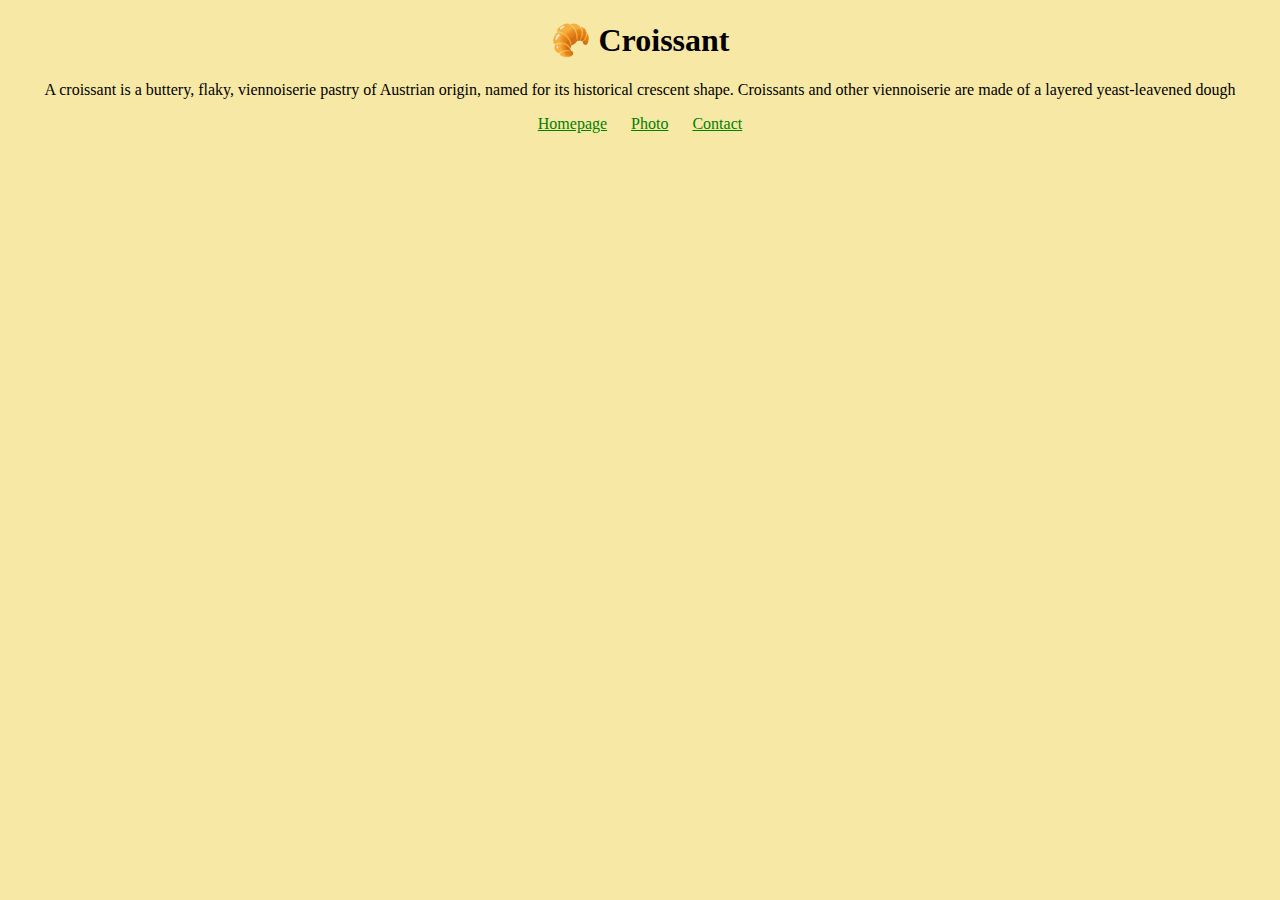
<file: index.html>
<!DOCTYPE html>
<html lang="en">
<head>
    <meta charset="UTF-8">
    <meta http-equiv="X-UA-Compatible" content="IE=edge">
    <meta name="viewport" content="width=device-width, initial-scale=1.0">
    <link rel="stylesheet" href="/css/styles.css">
    <meta name="description" content="Taste the best croissant in town">
    <title>The best croissants in New York - Croissant.com</title>
</head>
<body>
   <h1>🥐 Croissant</h1> 
   <p>A croissant is a buttery, flaky, viennoiserie pastry of Austrian origin, named for its historical crescent shape. Croissants and other viennoiserie are made of a layered yeast-leavened dough</p>
   <footer>
    <a href="/" title="Home">Homepage</a>
    <a href="/photo.html" title="Croissant photo">Photo</a>
    <a href="/contact.html" title="Contact Croissant.com">Contact</a>
   </footer>
</body>
</html>
</file>
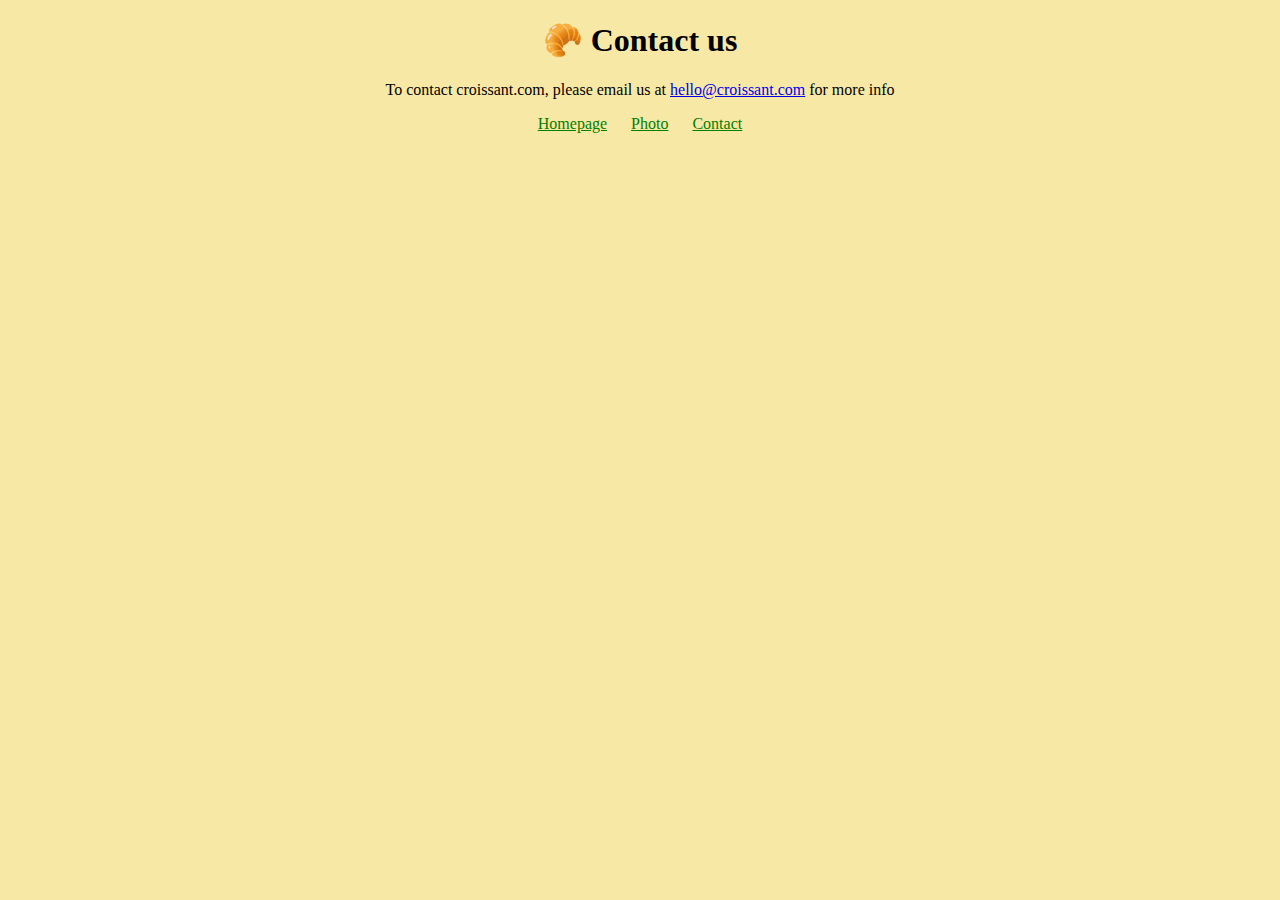
<file: contact.html>
<!DOCTYPE html>
<html lang="en">
<head>
    <meta charset="UTF-8">
    <meta http-equiv="X-UA-Compatible" content="IE=edge">
    <meta name="viewport" content="width=device-width, initial-scale=1.0">
    <link rel="stylesheet" href="/css/styles.css">
    <title>Contact us - Croissant.com</title>
    <meta name="description" content="Contact croissant.com to learn more about our homemade croissants">
</head>
<body>
    <h1>🥐 Contact us</h1>
    <p>To contact croissant.com, please email us at
        <a href="mailto:hello@croissant.com" title="contact us by email">hello@croissant.com</a>
         for more info</p>
    <footer>
    <a href="/" title="Home">Homepage</a>
    <a href="/photo.html" title="Croissant photo">Photo</a>
    <a href="/contact.html" title="Contact Croissant.com">Contact</a>
   </footer>
</body>
</html>
</file>
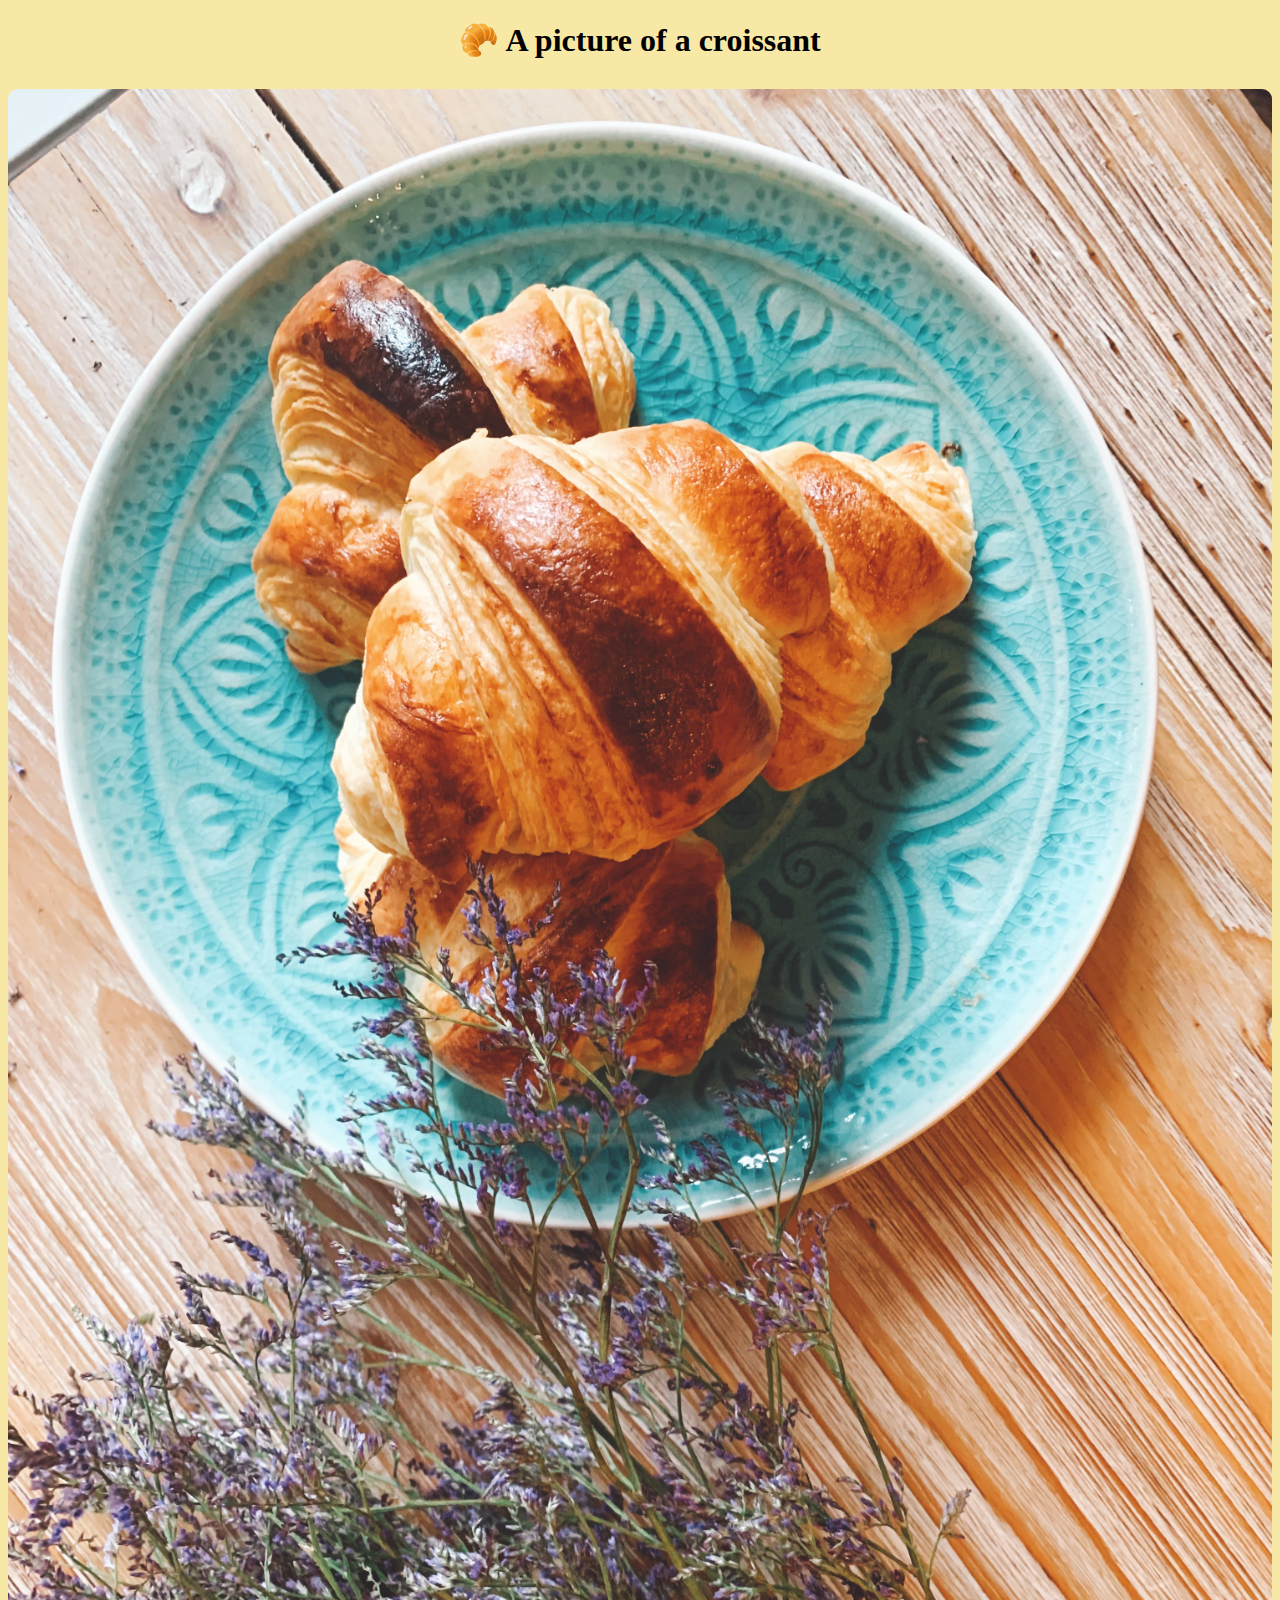
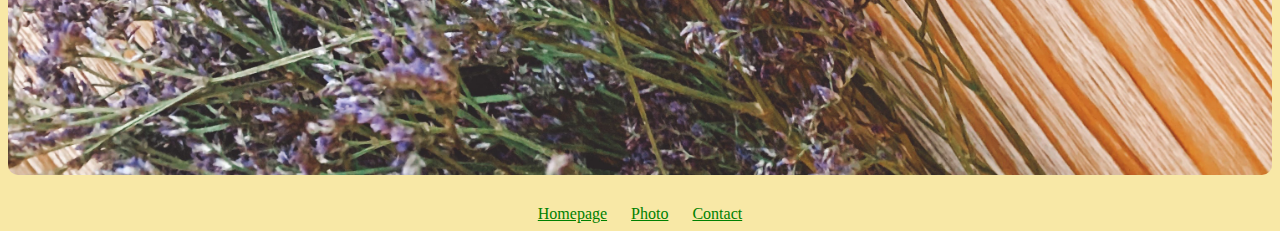
<file: photo.html>
<!DOCTYPE html>
<html lang="en">
<head>
    <meta charset="UTF-8">
    <meta http-equiv="X-UA-Compatible" content="IE=edge">
    <meta name="viewport" content="width=device-width, initial-scale=1.0">
    <link rel="stylesheet" href="/css/styles.css">
    <title>An example of perfect Croissant - Croissant.com</title>
    <meta name="description" content="Enjoy a beautiful picture of a homemade croissant">
</head>
<body>
    <h1>🥐 A picture of a croissant</h1>
    <img src="/images/croissant.jpg" alt="Homemade croissant" class="croissant-photo">
    <footer>
    <a href="/" title="Home">Homepage</a>
    <a href="/photo.html" title="Croissant photo">Photo</a>
    <a href="/contact.html" title="Contact Croissant.com">Contact</a>
   </footer>
</body>
</html>
</file>
<file: css/styles.css>
body {
    background: #f8e8a6;
    display: block;
    margin: 8px;
}

h1,
p {
    text-align: center;
}

footer {
    text-align: center;
}

footer a {
    margin: 0 10px;
    color: green;
}

.croissant-photo {
    max-width: 100%;
    border-radius: 10px;
    display: block;
    margin: 30px auto;
}
</file>
